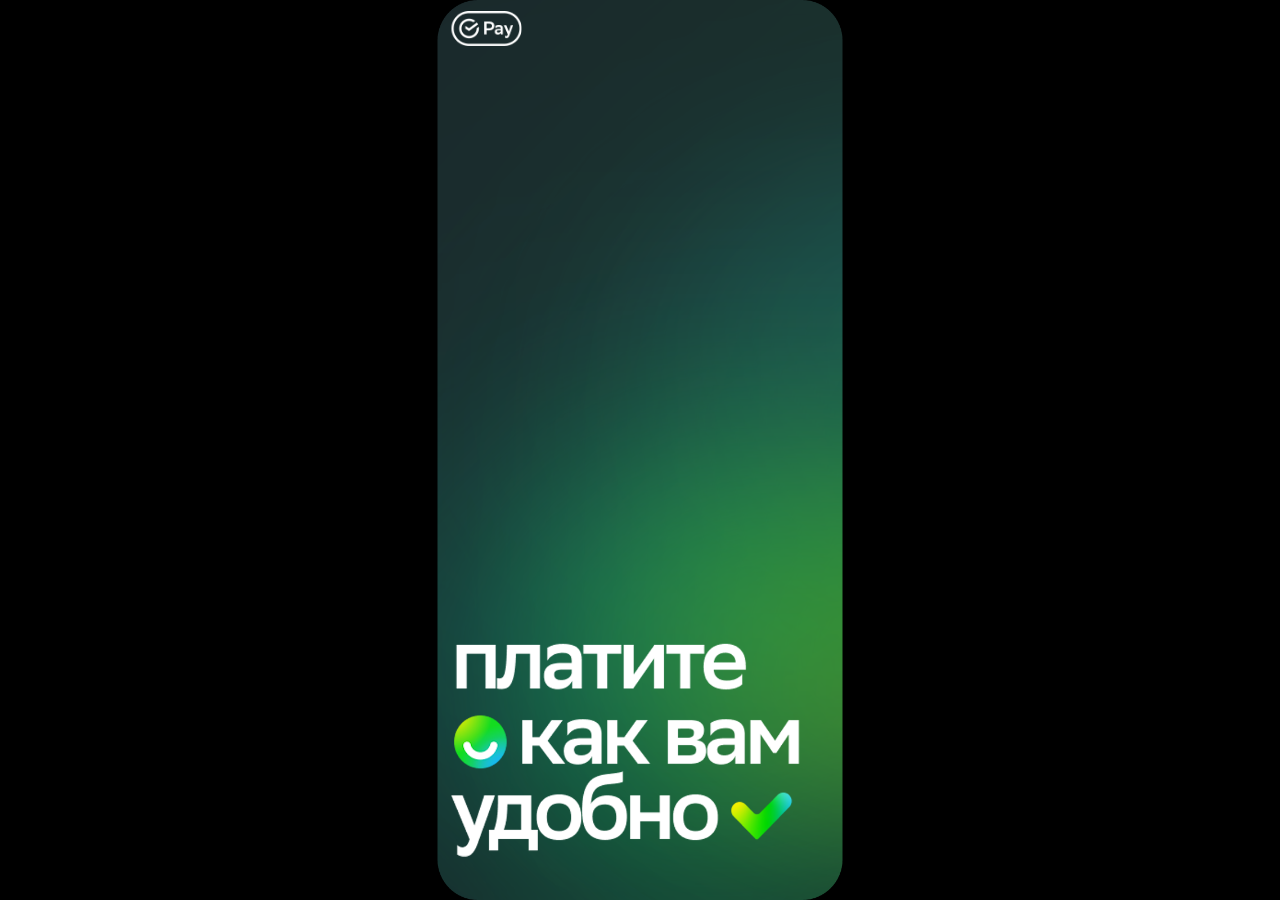
<file: index.html>
<!DOCTYPE html>
<html>
<head>
    <title>Sberbank Ekvaring</title>
    <link rel="stylesheet" href="AppStyle.css">
    <link rel="icon" href="favicon.ico" type="image/x-icon">
	<script src="button.js"></script>
	<meta name="viewport" content="width=device-width, initial-scale=1.0">
</head>
<body>
    <div class="paysetbc">
        <button class="paysetb" onclick="psClick()" aria-label="Выставить счёт"></button>
    </div>
</body>
</html>
</file>
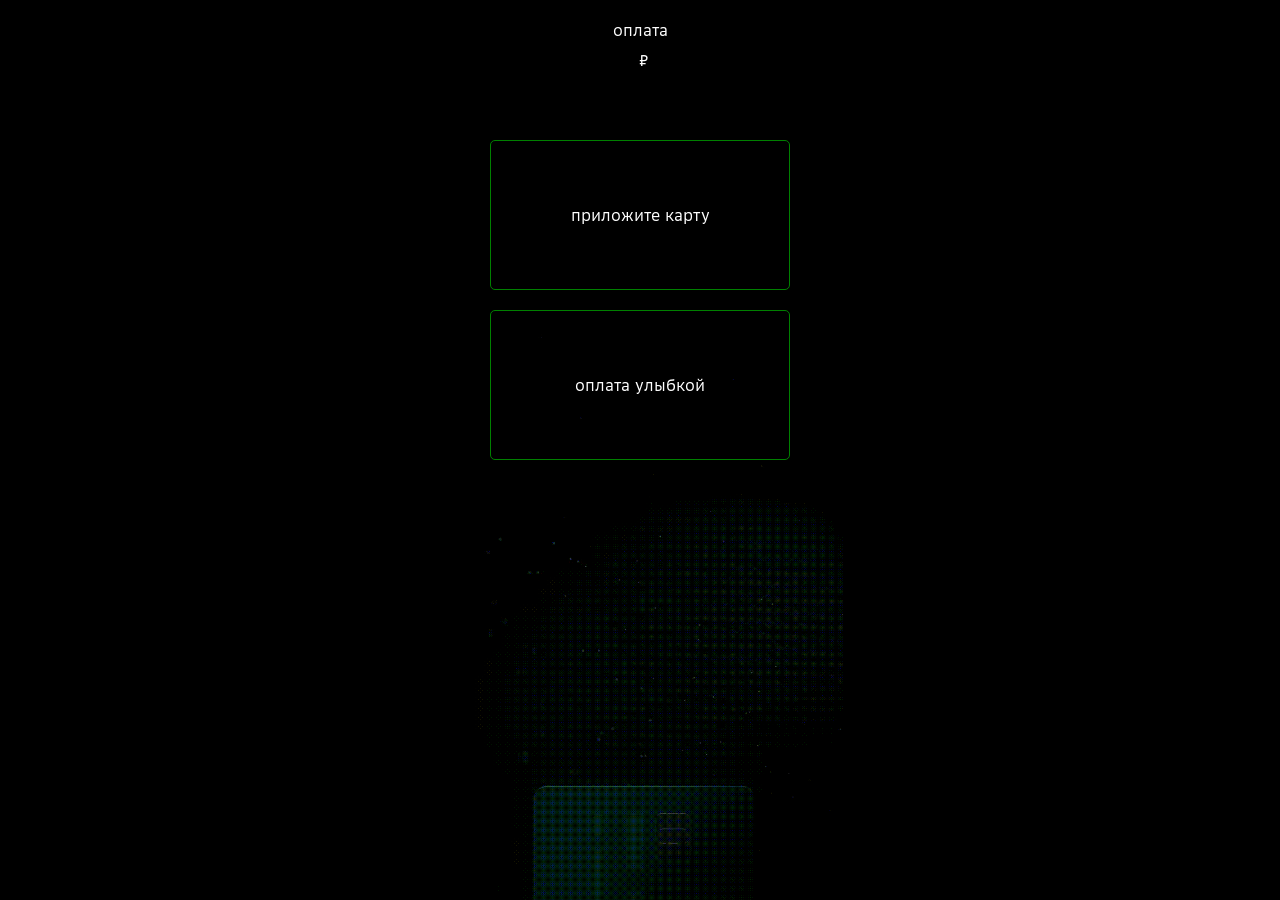
<file: PaymentMethods.html>
<!DOCTYPE html>
<html>
<head>
    <title>Sberbank Ekvaring</title>
    <link rel="stylesheet" href="AppStyle.css">
    <link rel="icon" href="favicon.ico" type="image/x-icon">
	<meta name="viewport" content="width=device-width, initial-scale=1.0">
</head>
<body class="ol4">
 <div class="l">
  <br>
  <p class="summ-title">оплата</p>
  <div class="summ">
    <span id="paysumma"></span><p>₽</p>
  </div>
 </div>
 <br>
 <br>
 <br>
 <a href="PaymentSuccess.html?paysumma=" class="pb">приложите карту</a>
 <br>
 <a href="PaymentSuccessSmile.html?paysumma=" class="pb2">оплата улыбкой</a>

 <script>
 const params = new URLSearchParams(window.location.search);
 const summa = params.get("paysumma");

 document.getElementById("paysumma").textContent = summa;

 document.querySelectorAll(".pb").forEach(function(link) {
     link.href = "PaymentSuccess.html?paysumma=" + summa;
 });
 document.querySelectorAll(".pb2").forEach(function(link) {
	 link.href = "PaymentSuccessSmile.html?paysumma=" + summa;
 });
 </script>
</html>
</file>
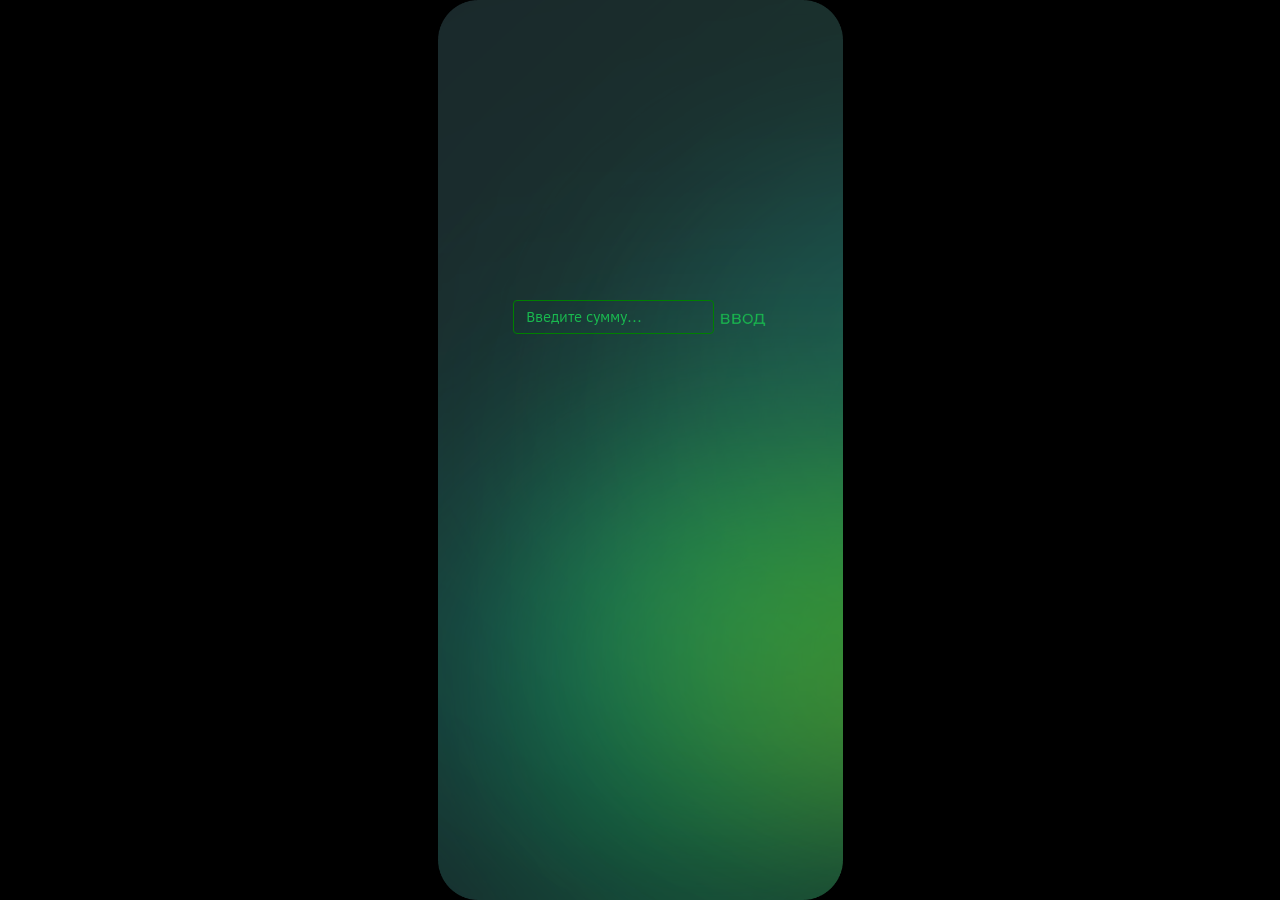
<file: PaymentRun.html>
<!DOCTYPE html>
<html>
<head>
    <title>Sberbank Ekvaring</title>
    <link rel="stylesheet" href="AppStyle.css">
    <link rel="icon" href="favicon.ico" type="image/x-icon">
	<meta name="viewport" content="width=device-width, initial-scale=1.0">
</head>
<body class="ol">
<form action="PaymentMethods.html" method="GET" class="prf">
  <input type="text" name="paysumma" placeholder="Введите сумму..." class="pst" required>
  <button type="submit" class="psb"></button>
</form>
</body>
</html>
</file>
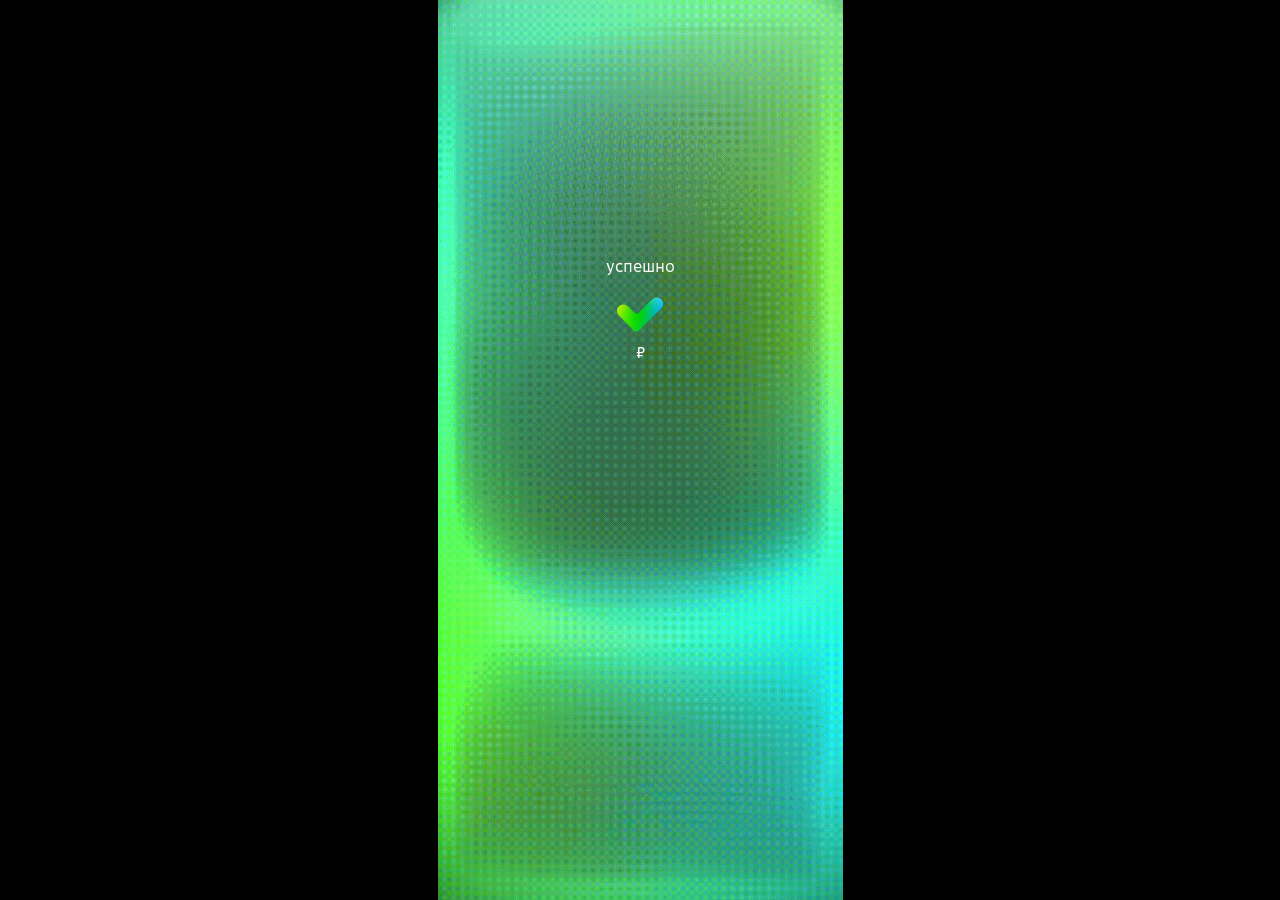
<file: PaymentSuccess.html>
<!DOCTYPE html>
<html>
<head>
    <title>Sberbank Ekvaring</title> 
    <link rel="stylesheet" href="AppStyle.css">
    <link rel="icon" href="favicon.ico" type="image/x-icon">
	<meta name="viewport" content="width=device-width, initial-scale=1.0">
</head>

<body class="ol2">
 <br>
 <br>
 <br>
 <br>
 <br>
 <br>
 <br>
 <br>
 <br>
 <br>
 <br>
 <br>
 <p>успешно</p>
 <img src="success.png">
 <br>
 <span id="paysumma"></span>₽
 <audio src="pay.mp3" autoplay loop></audio>
<script>
 const params = new URLSearchParams(window.location.search);
 const summa = params.get("paysumma");

 document.getElementById("paysumma").textContent = summa;

 setTimeout(function() {
     window.location.href = "index.html";
 }, 5000);
 </script>

</html>
</file>
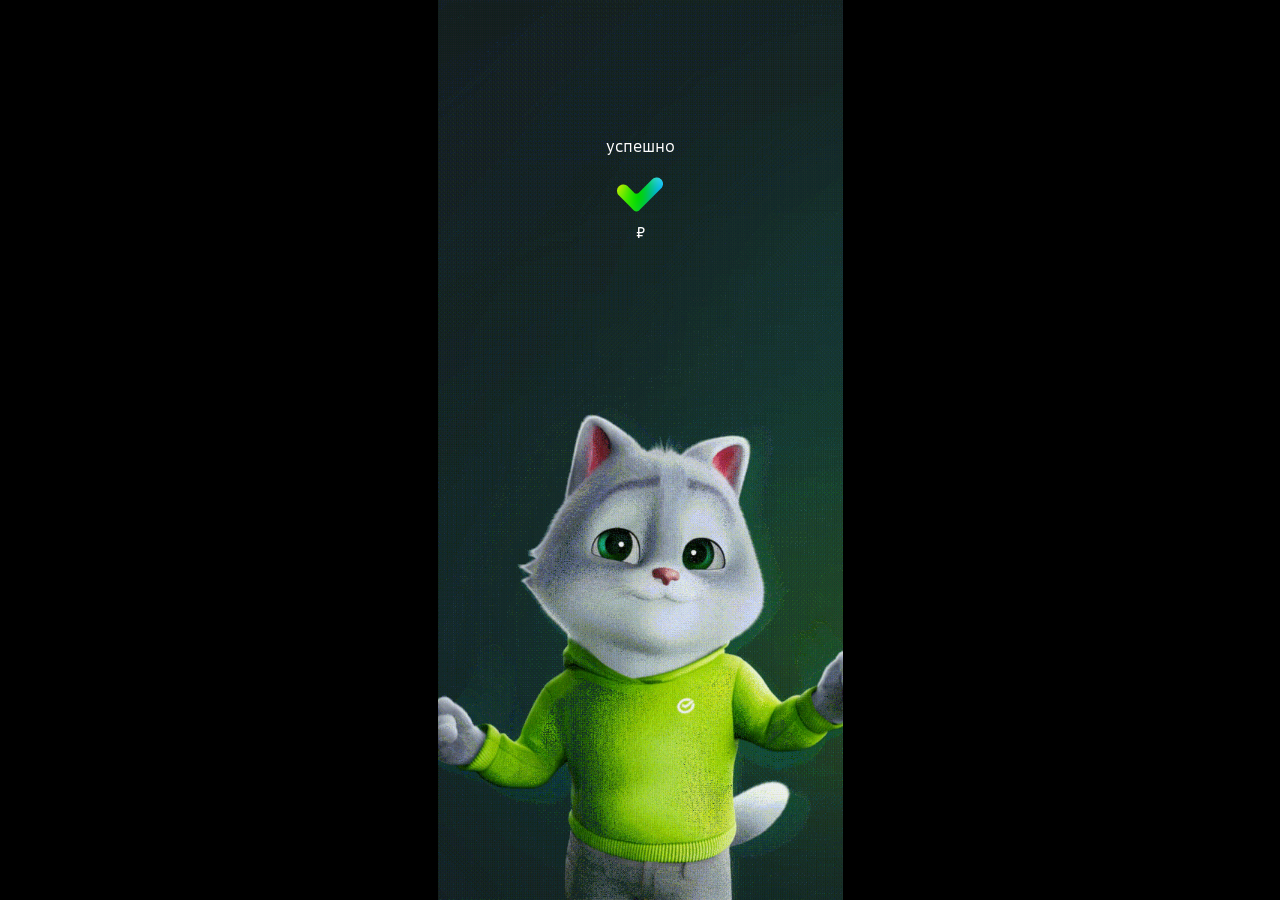
<file: PaymentSuccessSmile.html>
<!DOCTYPE html>
<html>
<head>
    <title>Sberbank Ekvaring</title> 
    <link rel="stylesheet" href="AppStyle.css">
    <link rel="icon" href="favicon.ico" type="image/x-icon">
	<meta name="viewport" content="width=device-width, initial-scale=1.0">
</head>

<body class="ol3">
 <br>
 <br>
 <br>
 <br>
 <br>
 <br>
 <p>успешно</p>
 <img src="success.png">
 <br>
 <span id="paysumma"></span>₽
 <audio src="catpay.mp3" autoplay loop></audio>
<script>
 const params = new URLSearchParams(window.location.search);
 const summa = params.get("paysumma");

 document.getElementById("paysumma").textContent = summa;

 setTimeout(function() {
     window.location.href = "index.html";
 }, 11000);
   const audio = document.getElementById('bg-audio');
  
  // Задаем скорость (0.5 — в два раза медленнее, 0.8 — чуть медленнее)
  audio.playbackRate = 0.36;

  // Пытаемся запустить сразу при загрузке
  audio.play().catch(() => {
    // Если браузер заблокировал, запускаем при первом клике/тапе
    document.addEventListener('click', () => {
      audio.playbackRate = 0.36; // Дублируем на случай сброса
      audio.play();
    }, { once: true });
  });
 </script>

</html>
</file>
<file: AppStyle.css>
@font-face {
    font-family: 'AppFont';
    src: url('./AppFont.ttf') format('truetype');
    font-weight: 100 900;
    font-style: normal;
}

html,
body {
    margin: 0;
    width: 100%;
    height: 100%;
    overflow: hidden;
    background-color: #000000;
}

body {
    font-family: 'AppFont', sans-serif;
}

.paysetbc {
    position: fixed;

    top: 50%;
    left: 50%;
    transform: translate(-50%, -50%);

    height: 100vh;
    aspect-ratio: 720 / 1600;

    background-image: url('DisactiveBackground.png');
    background-size: 100% 100%;
    background-position: center;
    background-repeat: no-repeat;
}

.paysetb {
    position: absolute;

    left: 3.55%;
    top: 1.25%;

    width: 17.2%;
    height: 4.4%;

    background: transparent;
    background-image: url('button.png');
    border: none;
    padding: 0;
    cursor: pointer;
	background-size: contain;
	background-repeat: no-repeat;
}

.ol {
	background-image: url('Background.png');
	text-align: center;
	color: #FFFFFF;
	font-family: 'AppFont', sans-serif;
	background-size: contain;
	background-repeat: no-repeat;
	background-position: center;
}


.psb {
	background: transparent;
    background-image: url('ok.png');
	background-size: contain;
	background-repeat: no-repeat;
	background-position: center;                  
    cursor: pointer;          
    padding: 16px 24px;
	border: none;
	transform: translateY(-3px);
  }


.pst {
    background: transparent;            
    padding: 8px 12px;        
    border-radius: 4px;        
    font-size: 14px;
	border: 1px solid green;
	color: #19BB4F;
}

.pst::placeholder {
	color: #19BB4F;
	font-family: 'AppFont', sans-serif;
}
  
.prf {
	margin-top: 300px;
}

.pb {
    background-color: transparent;
    color: #ffffff;
    border-radius: 5px;

    width: 300px;
    height: 150px;

    text-decoration: none;

    display: inline-flex;
    justify-content: center;
    align-items: center;

    margin: 10px;
    box-sizing: border-box;
	border: 1px solid green;
}

.l {
	text-align: center;
}

.ol2 {
	background-image: url('success.gif');
	text-align: center;
	color: #FFFFFF;
	font-family: 'AppFont', sans-serif;
	background-size: contain;
	background-repeat: no-repeat;
	background-position: center;
}

.ol3 {
	background-image: url('smilesuccess.gif');
	text-align: center;
	color: #FFFFFF;
	font-family: 'AppFont', sans-serif;
	background-size: contain;
	background-repeat: no-repeat;
	background-position: center;
}

.pb2 {
    background-color: transparent;
    color: #ffffff;
    border-radius: 5px;

    width: 300px;
    height: 150px;

    text-decoration: none;

    display: inline-flex;
    justify-content: center;
    align-items: center;

    margin: 10px;
    box-sizing: border-box;
	border: 1px solid green;
}

.ol4 {
	background-image: url('card.gif');
	text-align: center;
	color: #FFFFFF;
	font-family: 'AppFont', sans-serif;
	background-size: contain;
	background-repeat: no-repeat;
	background-position: center;
}

.summ-title {
    margin: 0 0 10px 0; /* Отступ снизу до суммы */
}

.summ {
    display: flex;
    justify-content: center; /* Центрирует сумму и знак ₽ по горизонтали */
    align-items: center;     /* Выравнивает их по одной линии по вертикали */
    gap: 6px;                /* Небольшой пробел между цифрой и ₽ */
}

.summ p {
    margin: 0;
}
</file>
